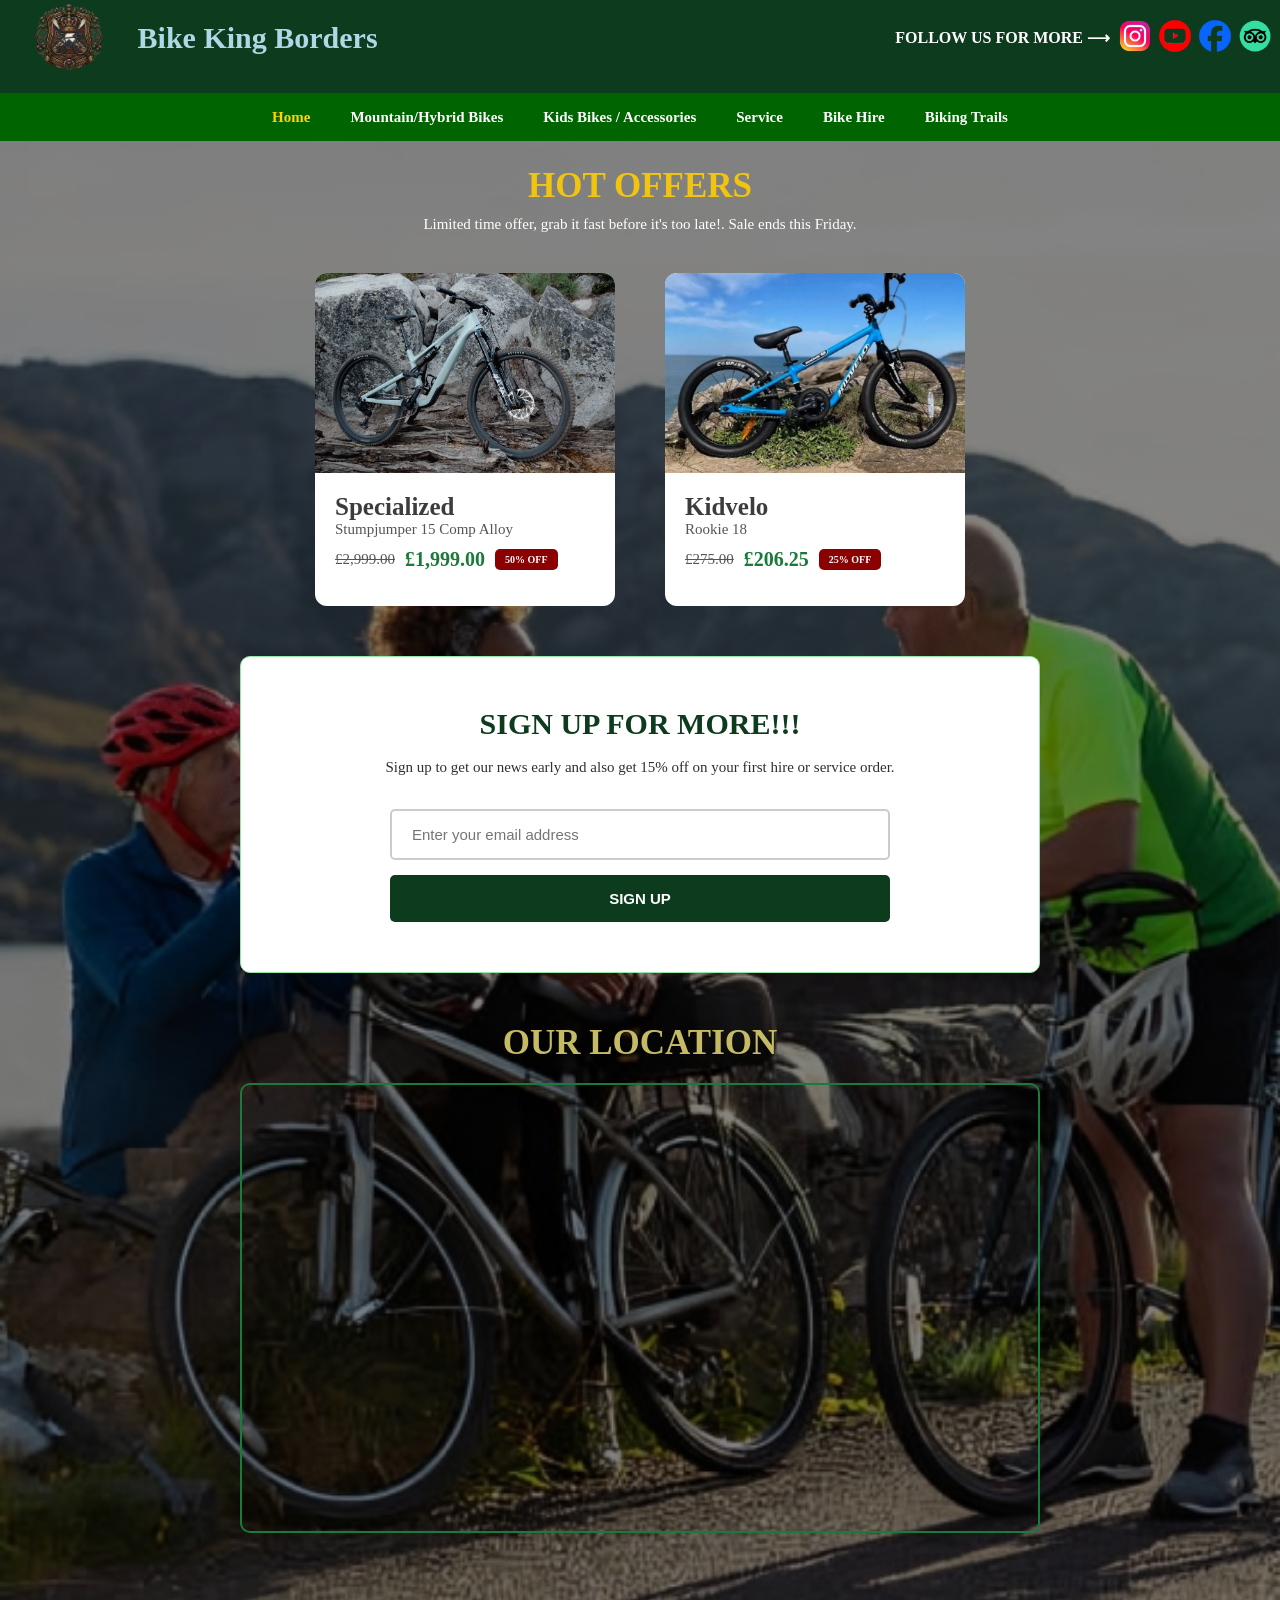
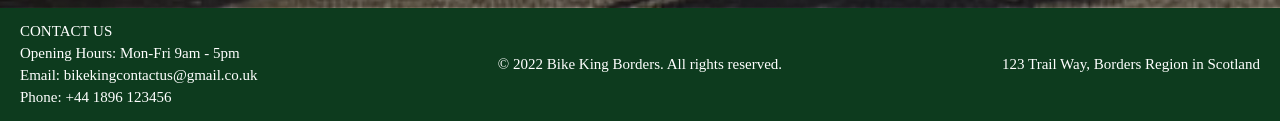
<file: index.html>
<!DOCTYPE html>
<html lang="en">
    <head>
        <meta charset="UTF-8">
        <meta name="viewport" content="width=device-width, initial-scale=1.0">
        <title>Bike King Borders | Home</title>
        <meta name="description" content="Bike King Borders offers the best price for mountain bikes, kids bikes, accessories, and bike hire in scotland and in the UK.">
        <link rel="stylesheet" href="Bike_style.css">
    </head>

    <body>
        <header>
            <div class="Main_Header"> 
                <div class="Bike_Logo">
                    <img src="Bike_project_image/Logo_King_Bike.png" alt="Bike King Logo" class="Logo_Size">
                    <h1>Bike King Borders</h1>
                </div>
            
                <div class="Social_Icon">
                    <p>FOLLOW US FOR MORE ⟶ </p>
                    <a href="https://www.instagram.com/" target="_blank">
                        <img src="Bike_project_image/insta_logo.png" alt="Instagram">
                    </a>
                    <a href="https://www.youtube.com/" target="_blank">
                        <img src="Bike_project_image/yt_logo.png" alt="Youtube">
                    </a>
                    <a href="https://www.facebook.com/" target="_blank">
                        <img src="Bike_project_image/facebook_logo.png" alt="Facebook">
                    </a>
                    <a href="https://www.tripadvisor.com/" target="_blank">
                        <img src="Bike_project_image/tripadvisor.png" alt="TripAdvisor">
                    </a>
                </div>
            </div>

            <div class="announcement_text"> 
                <p class="scrolling_text">New limited offer, grab it before its too late!!! Dont forget to join us to get early mail for new offers and announcement!!!!</p>
            </div>

            <nav>
                <ul>
                    <li><a class="switch">Home</a></li>
                    <li><a href="Mountain_Hybrid_Bike.html">Mountain/Hybrid Bikes</a></li>
                    <li><a href="Kids_Bike_Accessories.html">Kids Bikes / Accessories</a></li>
                    <li><a href="Service.html">Service</a></li>
                    <li><a href="Bike_Hire.html">Bike Hire</a></li>
                    <li><a href="Biking_Trails.html">Biking Trails</a></li>
                </ul>
            </nav>
        </header>

        <main>
            <section class="Main_Content_and_Background">

                <div class="Limited_offer_style">    
                    <h2>HOT OFFERS</h2>
                    <p class="limited_offer_subtitle">Limited time offer, grab it fast before it's too late!. Sale ends this Friday.</p>
                    <div class="offer_box">
                        <div class="offer_box_details">
                            <img src="Bike_project_image/Stumpjumper_15_Comp_Alloy.webp" alt="Specialized Bike" class="offer_image">
                            <div class="offer_text">
                                <h3>Specialized</h3>
                                <p class="bike_model">Stumpjumper 15 Comp Alloy</p>
                                <div class="price_box">
                                    <span class="original_price">£2,999.00</span>
                                    <span class="new_price">£1,999.00</span>
                                    <span class="discount_badge">50% Off</span>
                                </div>
                            </div>
                        </div>

                        <div class="offer_box_details">
                            <img src="Bike_project_image/Kidvelo_Rookie_18.webp" alt="Trek Bike" class="offer_image">
                            <div class="offer_text">
                                <h3>Kidvelo</h3>
                                <p class="bike_model">Rookie 18</p>
                                <div class="price_box">
                                    <span class="original_price">£275.00</span>
                                    <span class="new_price">£206.25</span>
                                    <span class="discount_badge">25% Off</span>
                                </div>
                            </div>
                        </div> 
                    </div>
                </div>

                <div class="signup_section">
                    <div>
                        <h2>sign up for more!!!</h2>
                        <p>Sign up to get our news early and also get 15% off on your first hire or service order.</p>
                    
                        <form action="index.html" class="signup_form">
                            <label for="user_email" class="text_hidden">Enter your email address</label>
                            <input type="email" id="user_email" name="user_email" placeholder="Enter your email address" required>
                            <button type="submit">SIGN UP</button>
                        </form>
                    </div>
                </div>

                <div class="map_section">
                    <h2>OUR LOCATION</h2>
                    <iframe
                        title="A map that shows the bike king border shop location"
                        src="https://www.google.com/maps/embed?pb=!1m18!1m12!1m3!1d35967.62057390703!2d-3.188267!3d55.650397!2m3!1f0!2f0!3f0!3m2!1i1024!2i768!4f13.1!3m3!1m2!1s0x4887e1f4094a1d41%3A0xc6ed7eecb8db6f66!2sPeebles%2C%20Scottish%20Borders!5e0!3m2!1sen!2suk!4v1698242135678!5m2!1sen!2suk" 
                        class="google_map" 
                        allowfullscreen="" 
                        loading="lazy" 
                        referrerpolicy="no-referrer-when-downgrade">
                    </iframe>
                </div>

            </section>
        </main>

        <footer>
            <div class="footer_box">

                <div class="footer_left">
                    <p>CONTACT US</p>
                    <p>Opening Hours: Mon-Fri 9am - 5pm</p>
                    <p>Email: bikekingcontactus@gmail.co.uk</p>
                    <p>Phone: +44 1896 123456</p>
                </div>  

                <div class="footer_center">
                    <p>&copy; 2022 Bike King Borders. All rights reserved.</p>
                </div>

                <div class="footer_right">
                    <p>123 Trail Way, Borders Region in Scotland</p>
                </div>
            
            </div>
        </footer>
    </body>
</html>
</file>
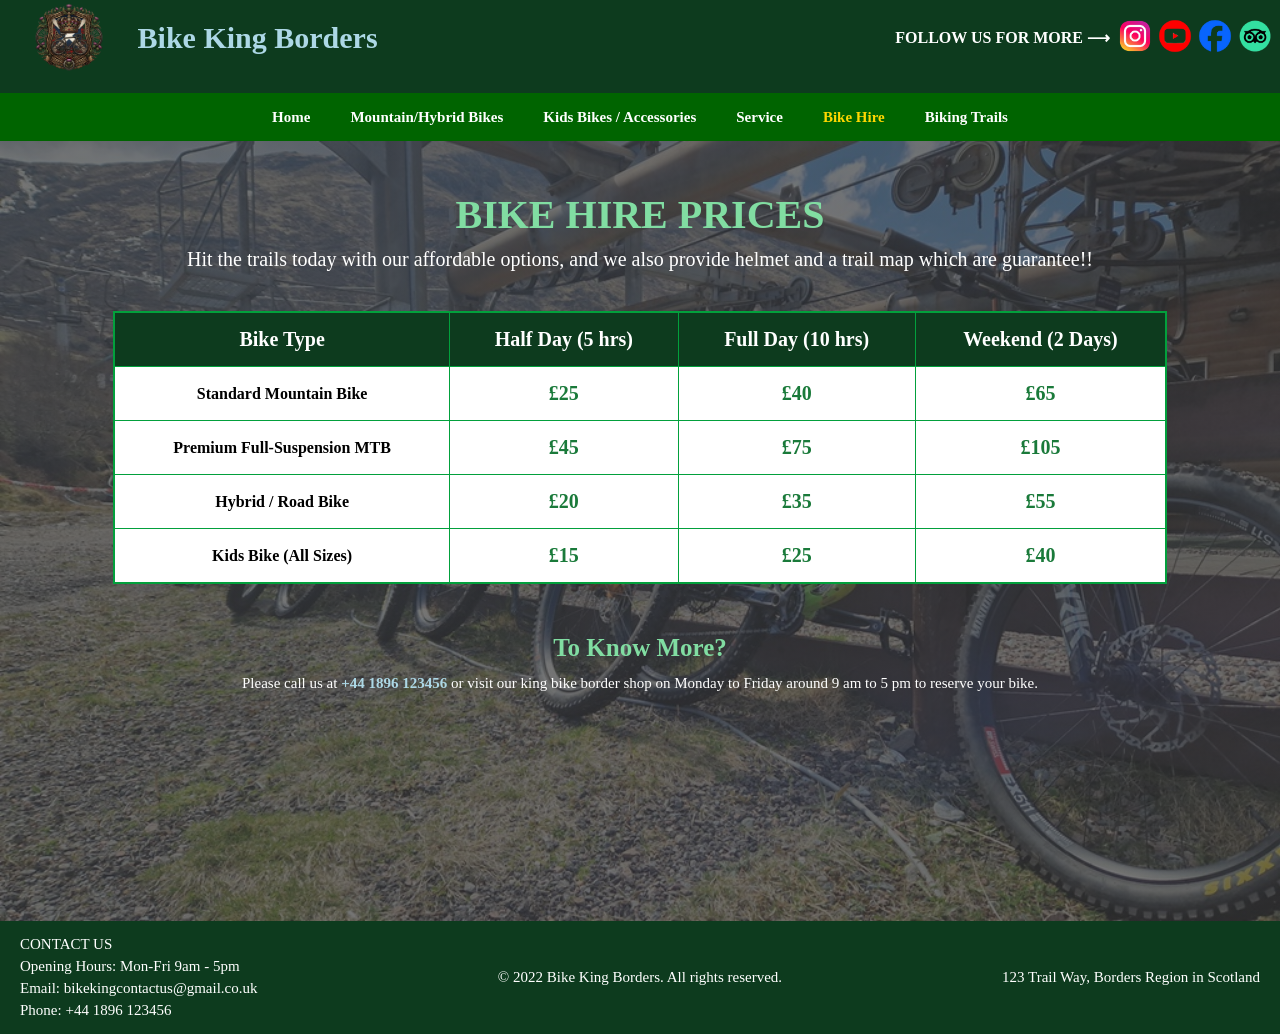
<file: Bike_Hire.html>
<!DOCTYPE html>
<html lang="en">
    <head>
        <meta charset="UTF-8">
        <meta name="viewport" content="width=device-width, initial-scale=1.0">
        <title>Bike King Borders | Services</title>
        <meta name="description" content="Have the best experience at the scottish borders trails with our affordable half-day and full-day bike hire options. Helmets and trail maps are included!!!">
        <link rel="stylesheet" href="Bike_style.css">
    </head>
    
    <body>
        <header>
            <div class="Main_Header">
                <div class="Bike_Logo">
                    <img src="Bike_project_image/Logo_King_Bike.png" alt="Bike King Logo" class="Logo_Size">
                    <h1>Bike King Borders</h1>
                </div>
            
                <div class="Social_Icon">
                    <p>FOLLOW US FOR MORE ⟶ </p>
                    <a href="https://www.instagram.com/" target="_blank">
                        <img src="Bike_project_image/insta_logo.png" alt="Instagram">
                    </a>
                    <a href="https://www.youtube.com/" target="_blank">
                        <img src="Bike_project_image/yt_logo.png" alt="Youtube">
                    </a>
                    <a href="https://www.facebook.com/" target="_blank">
                        <img src="Bike_project_image/facebook_logo.png" alt="Facebook">
                    </a>
                    <a href="https://www.tripadvisor.com/" target="_blank">
                        <img src="Bike_project_image/tripadvisor.png" alt="TripAdvisor">
                    </a>
                </div>
            </div>

            <div class="announcement_text">
                <p class="scrolling_text">New limited offer, grab it before its too late!!! Dont forget to join us to get early mail for new offers and announcement!!!!</p>
            </div>

            <nav>
                <ul>
                    <li><a href="index.html">Home</a></li>
                    <li><a href="Mountain_Hybrid_Bike.html">Mountain/Hybrid Bikes</a></li>
                    <li><a href="Kids_Bike_Accessories.html">Kids Bikes / Accessories</a></li>
                    <li><a href="Service.html">Service</a></li>
                    <li><a class="switch">Bike Hire</a></li>
                    <li><a href="Biking_Trails.html">Biking Trails</a></li>
                </ul>
            </nav>
        </header>

        <main>
            <section class="hire_section">
                <div class="hire_header">
                    <h2>bike hire prices </h2>
                    <p>Hit the trails today with our affordable options, and we also provide helmet and a trail map which are guarantee!!</p>
                </div>

                <table class="pricing_table">
                    <tr>
                        <th>Bike Type</th>
                        <th>Half Day (5 hrs)</th>
                        <th>Full Day (10 hrs)</th>
                        <th>Weekend (2 Days)</th>
                    </tr>
                    <tr>
                        <td>Standard Mountain Bike</td>
                        <td><span class="table_price">£25</span></td>
                        <td><span class="table_price">£40</span></td>
                        <td><span class="table_price">£65</span></td>
                    </tr>
                    <tr>
                        <td>Premium Full-Suspension MTB</td>
                        <td><span class="table_price">£45</span></td>
                        <td><span class="table_price">£75</span></td>
                        <td><span class="table_price">£105</span></td>
                    </tr>
                    <tr>
                        <td>Hybrid / Road Bike</td>
                        <td><span class="table_price">£20</span></td>
                        <td><span class="table_price">£35</span></td>
                        <td><span class="table_price">£55</span></td>
                    </tr>
                    <tr>
                        <td>Kids Bike (All Sizes)</td>
                        <td><span class="table_price">£15</span></td>
                        <td><span class="table_price">£25</span></td>
                        <td><span class="table_price">£40</span></td>
                    </tr>
                </table>

                <div class="know_more_info_2">
                    <h3>To Know More?</h3>
                    <p>Please call us at <strong>+44 1896 123456</strong> or visit our king bike border shop on Monday to Friday around 9 am to 5 pm  to reserve your bike.</p>
                </div>
            </section>
        </main>

        <footer>
            <div class="footer_box">
                
                <div class="footer_left">
                    <p>CONTACT US</p>
                    <p>Opening Hours: Mon-Fri 9am - 5pm</p>
                    <p>Email: bikekingcontactus@gmail.co.uk</p>
                    <p>Phone: +44 1896 123456</p>
                </div>

                <div class="footer_center">
                    <p>&copy; 2022 Bike King Borders. All rights reserved.</p>
                </div>

                <div class="footer_right">
                    <p>123 Trail Way, Borders Region in Scotland</p>
                </div>

            </div>
        </footer>
    </body>
</html>
</file>
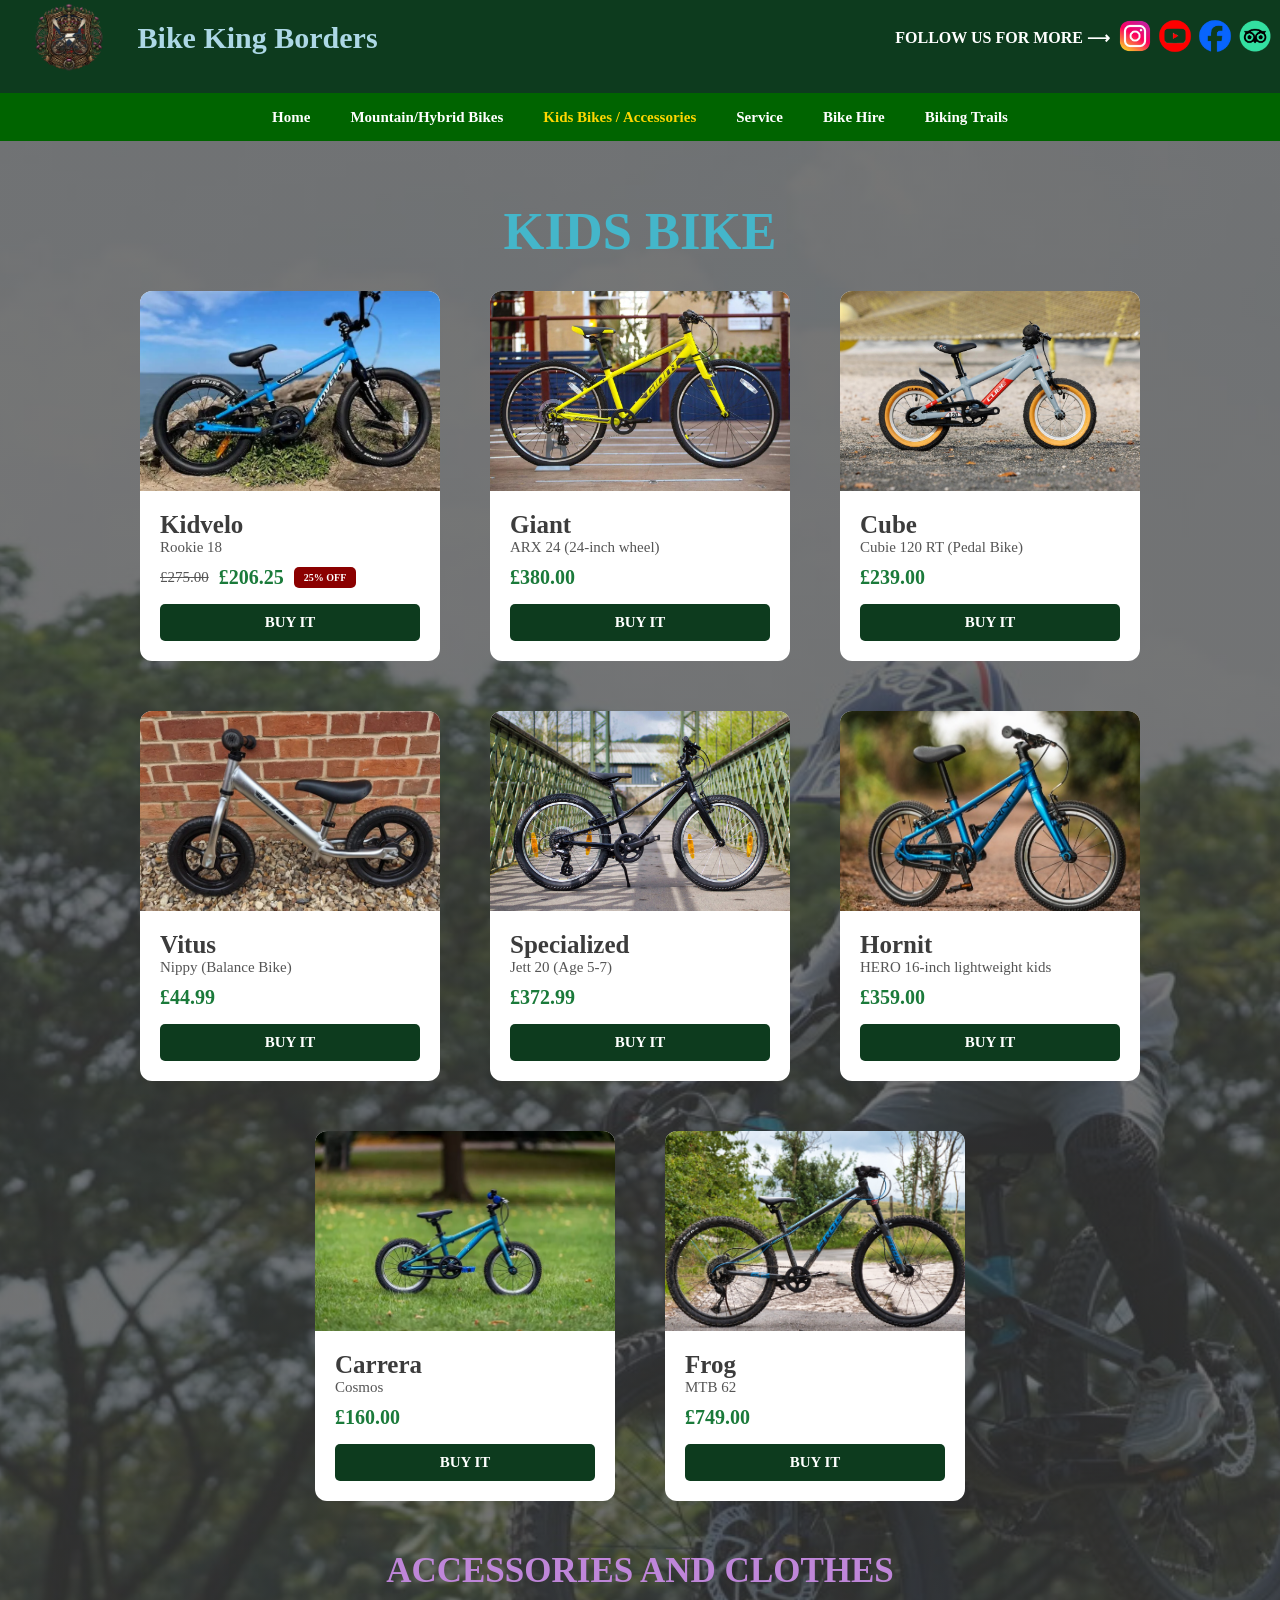
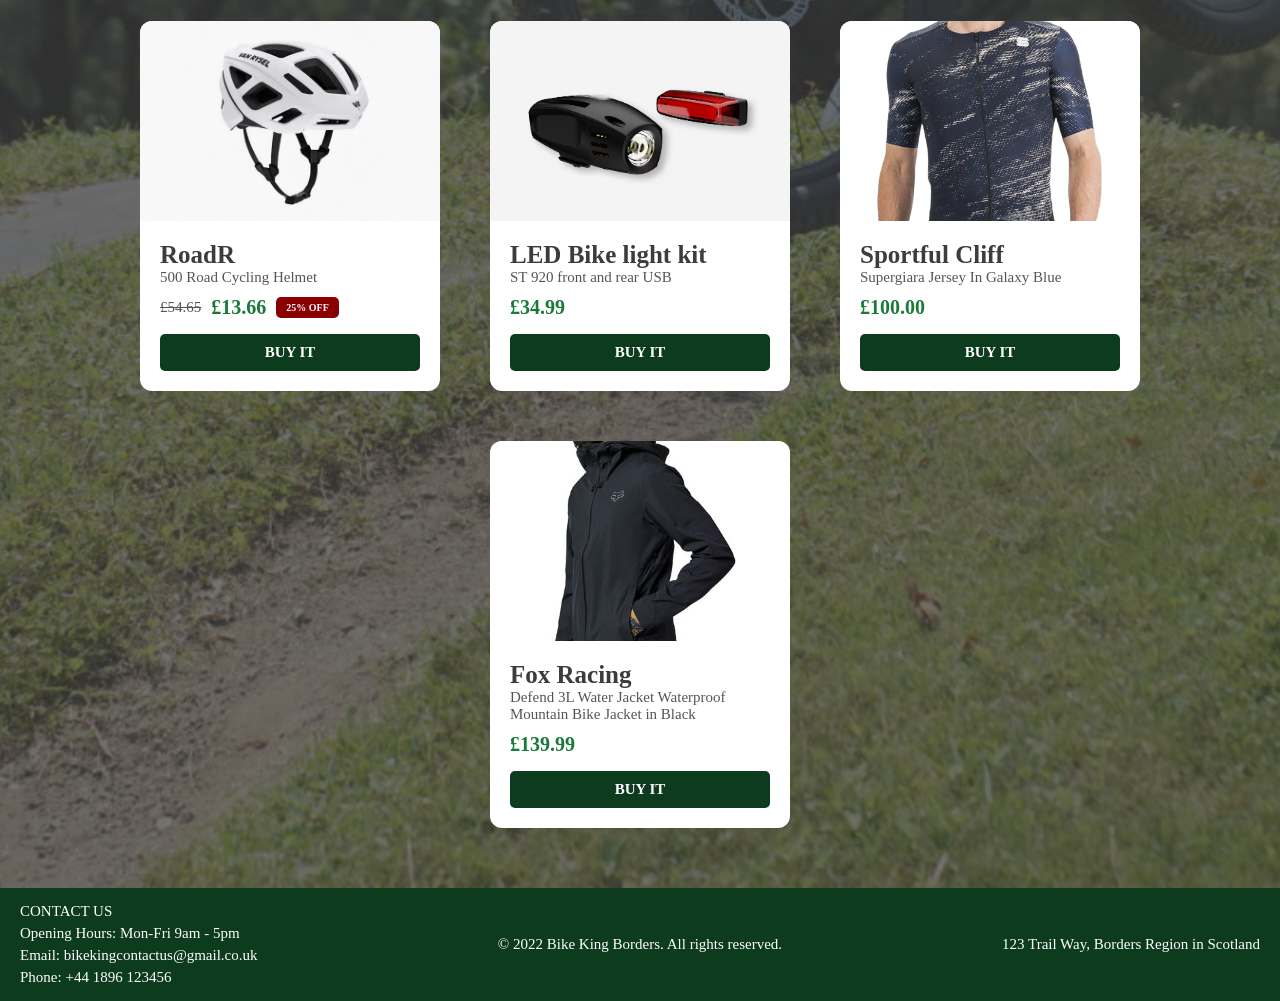
<file: Kids_Bike_Accessories.html>
<!DOCTYPE html>
<html lang="en">
    <head>
        <meta charset="UTF-8">
        <meta name="viewport" content="width=device-width, initial-scale=1.0">
        <title>Bike King Borders | Kids Bike & Accessories</title>
          <meta name="description" content="we provide the best offers on kids bike and also accessories and clothes in our bike king border shop.">
        <link rel="stylesheet" href="Bike_style.css">
    </head>
    
    <body>
        <header>
            <div class="Main_Header">
                <div class="Bike_Logo">
                    <img src="Bike_project_image/Logo_King_Bike.png" alt="Bike King Logo" class="Logo_Size">
                    <h1>Bike King Borders</h1>
                </div>
            
                <div class="Social_Icon">
                    <p>FOLLOW US FOR MORE ⟶ </p>
                    <a href="https://www.instagram.com/" target="_blank">
                        <img src="Bike_project_image/insta_logo.png" alt="Instagram">
                    </a>
                    <a href="https://www.youtube.com/" target="_blank">
                        <img src="Bike_project_image/yt_logo.png" alt="Youtube">
                    </a>
                    <a href="https://www.facebook.com/" target="_blank">
                        <img src="Bike_project_image/facebook_logo.png" alt="Facebook">
                    </a>
                    <a href="https://www.tripadvisor.com/" target="_blank">
                        <img src="Bike_project_image/tripadvisor.png" alt="TripAdvisor">
                    </a>
                </div>
            </div>

            <div class="announcement_text">
                <p class="scrolling_text">New limited offer, grab it before its too late!!! Dont forget to join us to get early mail for new offers and announcement!!!!</p>
            </div>

            <nav>
                <ul>
                    <li><a href="index.html">Home</a></li>
                    <li><a href="Mountain_Hybrid_Bike.html">Mountain/Hybrid Bikes</a></li>
                    <li><a class="switch">Kids Bikes / Accessories</a></li>
                    <li><a href="Service.html">Service</a></li>
                    <li><a href="Bike_Hire.html">Bike Hire</a></li>
                    <li><a href="Biking_Trails.html">Biking Trails</a></li>
                </ul>
            </nav>
        </header>

        <main>
            <section class="accessories_kids_gallery_section">
                <div class="accessories_kids_gallery_header">
                    <h2>KIDS BIKE</h2>
                </div>
                <div class="offer_box">
                    
                    <div class="offer_box_details">
                        <img src="Bike_project_image/Kidvelo_Rookie_18.webp" alt="Trek Bike" class="offer_image">
                        <div class="offer_text">
                            <h3>Kidvelo</h3>
                            <p class="bike_model">Rookie 18</p>
                            <div class="price_box">
                                <span class="original_price">£275.00</span>
                                <span class="new_price">£206.25</span>
                                <span class="discount_badge">25% Off</span>   
                            </div>
                            <a href="index.html" class="buy_it">BUY IT</a>
                            </div>
                        </div>

                        <div class="offer_box_details">
                            <img src="Bike_project_image/Giant.jpg" alt="ARX 24 (24-inch wheel)" class="offer_image">
                            <div class="offer_text">
                                <h3>Giant</h3>
                                <p class="bike_model">ARX 24 (24-inch wheel)</p>
                                <div class="price_box">
                                    <span class="new_price">£380.00</span>
                                </div>
                                <a href="index.html" class="buy_it">BUY IT</a>
                            </div>
                        </div>

                        <div class="offer_box_details">
                            <img src="Bike_project_image/Cube.jpg" alt="Cube Cubie 120 RT (Pedal Bike)" class="offer_image">
                            <div class="offer_text">
                                <h3>Cube</h3>
                                <p class="bike_model">Cubie 120 RT (Pedal Bike)</p>
                                <div class="price_box">
                                    <span class="new_price">£239.00</span>
                                </div>
                                <a href="index.html" class="buy_it">BUY IT</a>
                            </div>
                        </div>

                        <div class="offer_box_details">
                            <img src="Bike_project_image/Vitus.webp" alt="Nippy (Balance Bike)" class="offer_image">
                            <div class="offer_text">
                                <h3>Vitus</h3>
                                <p class="bike_model">Nippy (Balance Bike)</p>
                                <div class="price_box">
                                    <span class="new_price">£44.99</span>
                                </div>
                                <a href="index.html" class="buy_it">BUY IT</a>
                            </div>
                        </div>

                        <div class="offer_box_details">
                            <img src="Bike_project_image/Specialized_20.jpg" alt="Jett 20 (Age 5-7)" class="offer_image">
                            <div class="offer_text">
                                <h3>Specialized</h3>
                                <p class="bike_model">Jett 20 (Age 5-7)</p>
                                <div class="price_box">
                                    <span class="new_price">£372.99</span>
                                </div>
                                <a href="index.html" class="buy_it">BUY IT</a>
                            </div>
                        </div>

                        <div class="offer_box_details">
                            <img src="Bike_project_image/Hornit.jpg" alt="HERO 16-inch lightweight kids" class="offer_image">
                            <div class="offer_text">
                                <h3>Hornit</h3>
                                <p class="bike_model">HERO 16-inch lightweight kids</p>
                                <div class="price_box">
                                    <span class="new_price">£359.00</span>
                                </div>
                                <a href="index.html" class="buy_it">BUY IT</a>
                            </div>
                        </div>

                        <div class="offer_box_details">
                            <img src="Bike_project_image/Carrera.png" alt="Cosmos" class="offer_image">
                            <div class="offer_text">
                                <h3>Carrera</h3>
                                <p class="bike_model">Cosmos</p>
                                <div class="price_box">
                                    <span class="new_price">£160.00</span>
                                </div>
                                <a href="index.html" class="buy_it">BUY IT</a>
                            </div>
                        </div>

                        <div class="offer_box_details">
                            <img src="Bike_project_image/Frog.jpeg" alt="Frog MTB 62" class="offer_image">
                            <div class="offer_text">
                                <h3>Frog</h3>
                                <p class="bike_model">MTB 62</p>
                                <div class="price_box">
                                    <span class="new_price">£749.00</span>
                                </div>
                                <a href="index.html" class="buy_it">BUY IT</a>
                            </div>
                        </div>
                    </div> 

                    <div class="accessories_kids_gallery_header" >
                        <h3>ACCESSORIES AND CLOTHES</h3>
                    </div>  

                    <div class="offer_box">
                        <div class="offer_box_details">
                        <img src="Bike_project_image/RoadR_Helmet.jpg" alt="RoadR 500 Road Cycling Helmet" class="offer_image">
                        <div class="offer_text">
                            <h3>RoadR</h3>
                            <p class="bike_model">500 Road Cycling Helmet</p>
                            <div class="price_box">
                                <span class="original_price">£54.65</span>
                                <span class="new_price">£13.66</span>
                                <span class="discount_badge">25% Off</span>
                            </div>
                            <a href="index.html" class="buy_it">BUY IT</a>
                        </div>
                    </div>

                    <div class="offer_box_details">
                        <img src="Bike_project_image/bikelights.png" alt="LED Bike light kit" class="offer_image">
                        <div class="offer_text">
                            <h3>LED Bike light kit</h3>
                            <p class="bike_model">ST 920 front and rear USB</p>
                            <div class="price_box">
                                <span class="new_price">£34.99</span>
                            </div>
                            <a href="index.html" class="buy_it">BUY IT</a>
                        </div>
                    </div>

                    <div class="offer_box_details">
                        <img src="Bike_project_image/Sportful_Cliff.png" alt="Sportful Cliff" class="offer_image">
                        <div class="offer_text">
                            <h3>Sportful Cliff</h3>
                            <p class="bike_model">Supergiara Jersey In Galaxy Blue</p>
                            <div class="price_box">
                                <span class="new_price">£100.00</span>
                            </div>
                            <a href="index.html" class="buy_it">BUY IT</a>
                        </div>
                    </div>

                    <div class="offer_box_details">
                        <img src="Bike_project_image/Fox_Racing_Defend.jpg" alt="Fox Racing Defend" class="offer_image">
                        <div class="offer_text">
                            <h3>Fox Racing</h3>
                            <p class="bike_model">Defend 3L Water Jacket Waterproof Mountain Bike Jacket in Black</p>
                            <div class="price_box">
                                <span class="new_price">£139.99</span>
                            </div>
                            <a href="index.html" class="buy_it">BUY IT</a>
                        </div>
                    </div>
                </div>    
            </section>
        </main>

        <footer>
            <div class="footer_box">
                
                <div class="footer_left">
                    <p>CONTACT US</p>
                    <p>Opening Hours: Mon-Fri 9am - 5pm</p>
                    <p>Email: bikekingcontactus@gmail.co.uk</p>
                    <p>Phone: +44 1896 123456</p>
                </div>

                <div class="footer_center">
                    <p>&copy; 2022 Bike King Borders. All rights reserved.</p>
                </div>

                <div class="footer_right">
                    <p>123 Trail Way, Borders Region in Scotland</p>
                </div>

            </div>
        </footer>
    </body>    
</html>
</file>
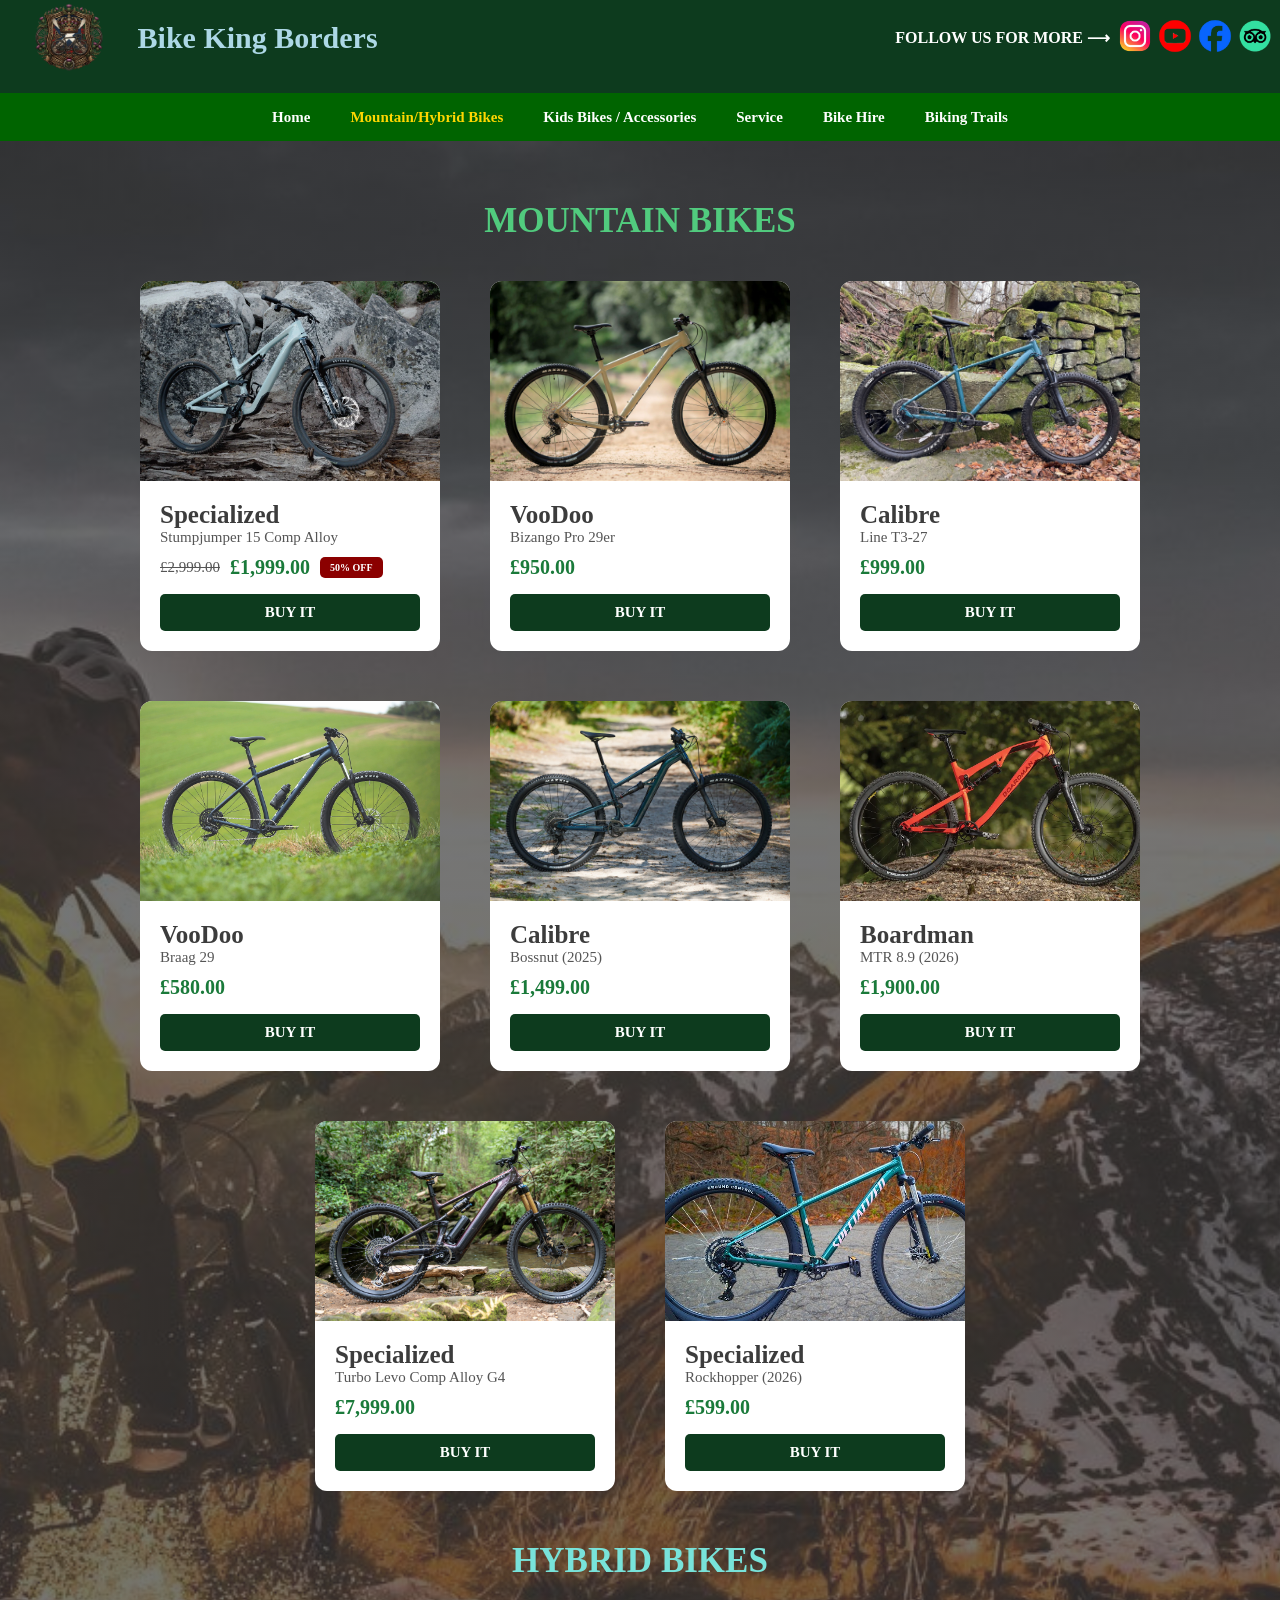
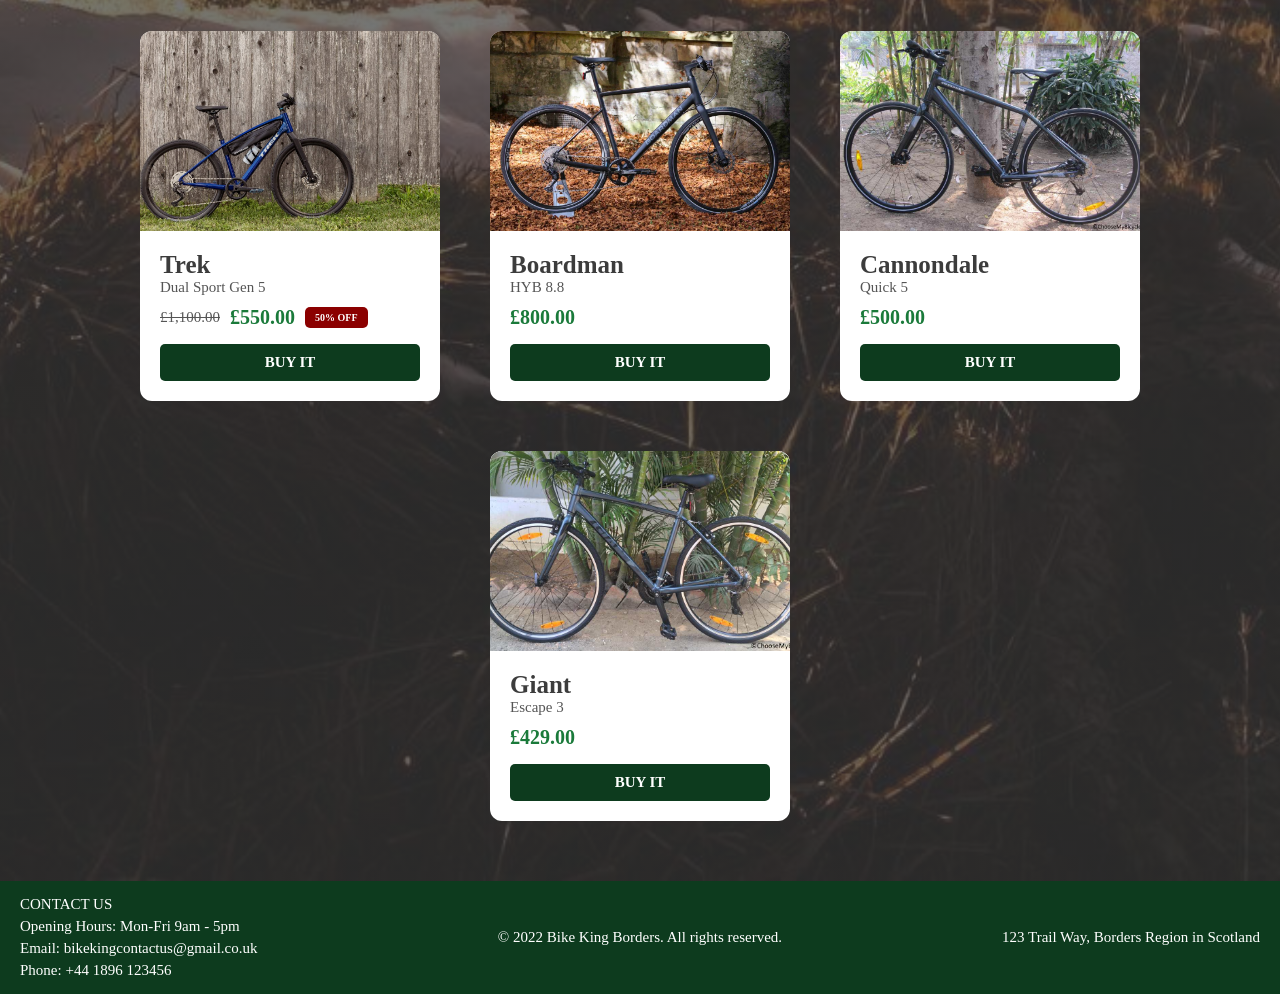
<file: Mountain_Hybrid_Bike.html>
<!DOCTYPE html>
<html lang="en">
    <head>
        <meta charset="UTF-8">
        <meta name="viewport" content="width=device-width, initial-scale=1.0">
        <title>Bike King Borders | Mountain & Hybrid Bikes</title>   
        <meta name="description" content="we provide thebest offers on mountain and hybrid bikes in our bike king border shop.">
        <link rel="stylesheet" href="Bike_style.css">
    </head>

    <body>
        <header>
            <div class="Main_Header">
                <div class="Bike_Logo">
                    <img src="Bike_project_image/Logo_King_Bike.png" alt="Bike King Logo" class="Logo_Size">
                    <h1>Bike King Borders</h1>
                </div>
            
                <div class="Social_Icon">
                    <p>FOLLOW US FOR MORE ⟶ </p>
                    <a href="https://www.instagram.com/" target="_blank">
                        <img src="Bike_project_image/insta_logo.png" alt="Instagram">
                    </a>
                    <a href="https://www.youtube.com/" target="_blank">
                        <img src="Bike_project_image/yt_logo.png" alt="Youtube">
                    </a>
                    <a href="https://www.facebook.com/" target="_blank">
                        <img src="Bike_project_image/facebook_logo.png" alt="Facebook">
                    </a>
                    <a href="https://www.tripadvisor.com/" target="_blank">
                        <img src="Bike_project_image/tripadvisor.png" alt="TripAdvisor">
                    </a>
                </div>
            </div>

            <div class="announcement_text">
                <p class="scrolling_text">New limited offer, grab it before its too late!!! Dont forget to join us to get early mail for new offers and announcement!!!!</p>
            </div>

            <nav>
                <ul>
                    <li><a href="index.html">Home</a></li>
                    <li><a class="switch">Mountain/Hybrid Bikes</a></li>
                    <li><a href="Kids_Bike_Accessories.html">Kids Bikes / Accessories</a></li>
                    <li><a href="Service.html">Service</a></li>
                    <li><a href="Bike_Hire.html">Bike Hire</a></li>
                    <li><a href="Biking_Trails.html">Biking Trails</a></li>
                </ul>
            </nav>
        </header>

        <main>
            <section class="mountain_hybrid_gallery_section">
                <div class="mountain_hybrid_gallery_header">
                    <h2>MOUNTAIN BIKES</h2>
                </div>
                <div class="offer_box">
                
                    <div class="offer_box_details">
                        <img src="Bike_project_image/Stumpjumper_15_Comp_Alloy.webp" alt="Stumpjumper" class="offer_image">
                        <div class="offer_text">
                            <h3>Specialized</h3>
                            <p class="bike_model">Stumpjumper 15 Comp Alloy</p>
                            <div class="price_box">
                                <span class="original_price">£2,999.00</span>
                                <span class="new_price">£1,999.00</span>
                                <span class="discount_badge">50% Off</span>
                            </div>
                            <a href="index.html" class="buy_it">BUY IT</a>
                            </div>
                        </div>

                        <div class="offer_box_details">
                            <img src="Bike_project_image/Bizango_Pro_29er.jpg" alt="Bizango Pro 29er" class="offer_image">
                            <div class="offer_text">
                                <h3>VooDoo</h3>
                                <p class="bike_model">Bizango Pro 29er</p>
                                <div class="price_box">
                                    <span class="new_price">£950.00</span>
                                </div>
                                <a href="index.html" class="buy_it">BUY IT</a>
                            </div>
                        </div>

                        <div class="offer_box_details">
                            <img src="Bike_project_image/Line_T3-27.jpeg" alt="Line T3-27" class="offer_image">
                            <div class="offer_text">
                                <h3>Calibre</h3>
                                <p class="bike_model">Line T3-27</p>
                                <div class="price_box">
                                    <span class="new_price">£999.00</span>
                                </div>
                                <a href="index.html" class="buy_it">BUY IT</a>
                            </div>
                        </div>

                        <div class="offer_box_details">
                            <img src="Bike_project_image/Braag_29.jpg" alt="Braag 29" class="offer_image">
                            <div class="offer_text">
                                <h3>VooDoo</h3>
                                <p class="bike_model">Braag 29</p>
                                <div class="price_box">
                                    <span class="new_price">£580.00</span>
                                </div>
                                <a href="index.html" class="buy_it">BUY IT</a>
                            </div>
                        </div>

                        <div class="offer_box_details">
                            <img src="Bike_project_image/Bossnut_2025.jpg" alt="Bossnut" class="offer_image">
                            <div class="offer_text">
                                <h3>Calibre</h3>
                                <p class="bike_model">Bossnut (2025)</p>
                                <div class="price_box">
                                    <span class="new_price"> £1,499.00</span>
                                </div>
                                <a href="index.html" class="buy_it">BUY IT</a>  
                            </div>
                        </div>

                        <div class="offer_box_details">
                            <img src="Bike_project_image/MTR_8.9_(2026).webp" alt="MTR 8.9" class="offer_image">
                            <div class="offer_text">
                                <h3>Boardman</h3>
                                <p class="bike_model">MTR 8.9 (2026)</p>
                                <div class="price_box">
                                    <span class="new_price">£1,900.00</span>
                                </div>
                                <a href="index.html" class="buy_it">BUY IT</a>
                            </div>
                        </div>

                        <div class="offer_box_details">
                            <img src="Bike_project_image/Turbo_Levo_Comp_Alloy_G4.jpg" alt="Turbo Levo Comp Alloy G4" class="offer_image">
                            <div class="offer_text">
                                <h3>Specialized</h3>
                                <p class="bike_model">Turbo Levo Comp Alloy G4</p>
                                <div class="price_box">
                                    <span class="new_price">£7,999.00</span>
                                </div>
                                <a href="index.html" class="buy_it">BUY IT</a>
                            </div>
                        </div>

                        <div class="offer_box_details">
                            <img src="Bike_project_image/Rockhopper_2026.jpg" alt="Rockhopper" class="offer_image">
                            <div class="offer_text">
                                <h3>Specialized</h3>
                                <p class="bike_model">Rockhopper (2026)</p>
                                <div class="price_box">
                                    <span class="new_price">£599.00</span>
                                </div>
                                <a href="index.html" class="buy_it">BUY IT</a>
                            </div>
                        </div>
                    </div>

                    <div class="mountain_hybrid_gallery_header">
                        <h3>HYBRID BIKES</h3>
                    </div>

                    <div class="offer_box">
                        <div class="offer_box_details">
                        <img src="Bike_project_image/Dual_Sport_Gen_5.jpg" alt="Trek Dual Sport Gen 5" class="offer_image">
                        <div class="offer_text">
                            <h3>Trek</h3>
                            <p class="bike_model">Dual Sport Gen 5</p>
                            <div class="price_box">
                                <span class="original_price">£1,100.00</span>
                                <span class="new_price">£550.00</span>
                                <span class="discount_badge">50% Off</span>
                            </div>
                            <a href="index.html" class="buy_it">BUY IT</a>
                        </div>
                    </div>

                    <div class="offer_box_details">
                        <img src="Bike_project_image/HYB_8.8.jpg" alt="Boardman HYB 8.8" class="offer_image">
                        <div class="offer_text">
                            <h3>Boardman</h3>
                            <p class="bike_model">HYB 8.8</p>
                            <div class="price_box">
                                <span class="new_price">£800.00</span>
                            </div>
                            <a href="index.html" class="buy_it">BUY IT</a>
                        </div>
                    </div>

                    <div class="offer_box_details">
                        <img src="Bike_project_image/Quick_5.jpg" alt="Cannondale Quick 5" class="offer_image">
                        <div class="offer_text">
                            <h3>Cannondale</h3>
                            <p class="bike_model">Quick 5</p>
                            <div class="price_box">
                                <span class="new_price">£500.00</span>
                            </div>
                            <a href="index.html" class="buy_it">BUY IT</a>
                        </div>
                    </div>

                    <div class="offer_box_details">
                        <img src="Bike_project_image/escape_3.jpg" alt="Giant Escape 3" class="offer_image">
                        <div class="offer_text">
                            <h3>Giant</h3>
                            <p class="bike_model">Escape 3</p>
                            <div class="price_box">
                                <span class="new_price">£429.00</span>
                            </div>
                            <a href="index.html" class="buy_it">BUY IT</a>
                        </div>
                    </div>
                </div>
            </section>
        </main>
        
        <footer>
            <div class="footer_box">
                
                <div class="footer_left">
                    <p>CONTACT US</p>
                    <p>Opening Hours: Mon-Fri 9am - 5pm</p>
                    <p>Email: bikekingcontactus@gmail.co.uk</p>
                    <p>Phone: +44 1896 123456</p>
                </div>

                <div class="footer_center">
                    <p>&copy; 2022 Bike King Borders. All rights reserved.</p>
                </div>

                <div class="footer_right">
                    <p>123 Trail Way, Borders Region in Scotland</p>
                </div>

            </div>
        </footer>
    </body>
</html>
</file>
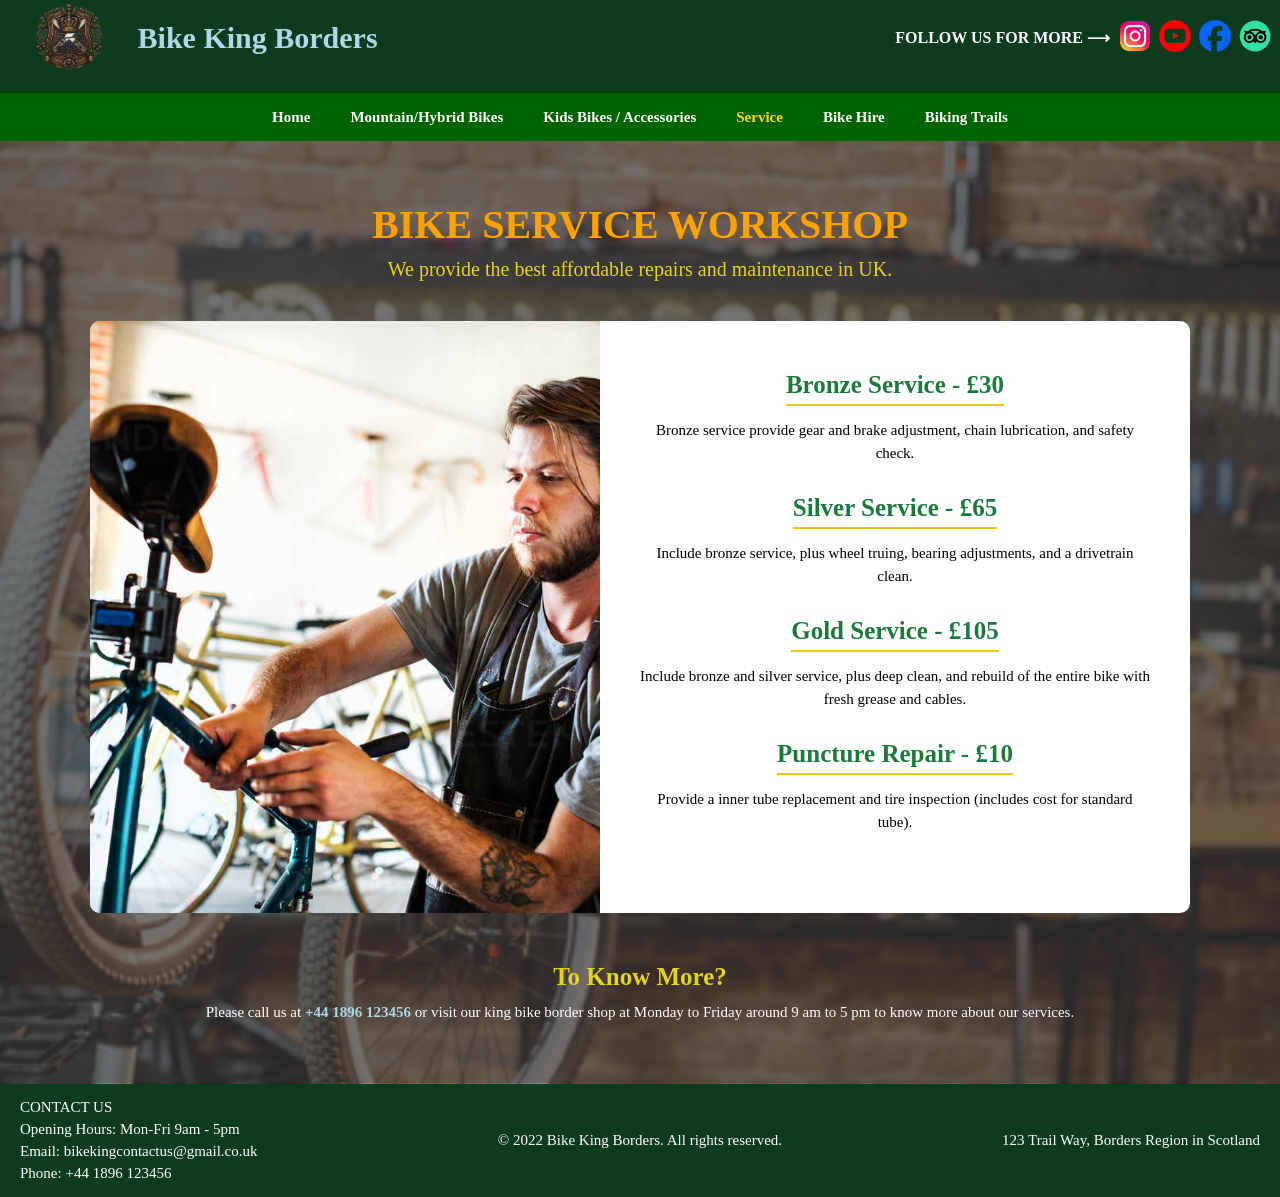
<file: Service.html>
<!DOCTYPE html>
<html lang="en">
    <head>
        <meta charset="UTF-8">
        <meta name="viewport" content="width=device-width, initial-scale=1.0">
        <title>Bike King Borders | Services</title>
        <meta name="description" content="Book a affordable and professional bike repair and maintenance service at the bike king borders workshop.">
        <link rel="stylesheet" href="Bike_style.css">
    </head>

    <body>
        <header>
            <div class="Main_Header">
                <div class="Bike_Logo">
                    <img src="Bike_project_image/Logo_King_Bike.png" alt="Bike King Logo" class="Logo_Size">
                    <h1>Bike King Borders</h1>
                </div>
            
                <div class="Social_Icon">
                    <p>FOLLOW US FOR MORE ⟶ </p>
                    <a href="https://www.instagram.com/" target="_blank">
                        <img src="Bike_project_image/insta_logo.png" alt="Instagram">
                    </a>
                    <a href="https://www.youtube.com/" target="_blank">
                        <img src="Bike_project_image/yt_logo.png" alt="Youtube">
                    </a>
                    <a href="https://www.facebook.com/" target="_blank">
                        <img src="Bike_project_image/facebook_logo.png" alt="Facebook">
                    </a>
                    <a href="https://www.tripadvisor.com/" target="_blank">
                        <img src="Bike_project_image/tripadvisor.png" alt="TripAdvisor">
                    </a>
                </div>
            </div>

            <div class="announcement_text">
                <p class="scrolling_text">New limited offer, grab it before its too late!!! Dont forget to join us to get early mail for new offers and announcement!!!!</p>
            </div>

            <nav>
                <ul>
                    <li><a href="index.html">Home</a></li>
                    <li><a href="Mountain_Hybrid_Bike.html">Mountain/Hybrid Bikes</a></li>
                    <li><a href="Kids_Bike_Accessories.html">Kids Bikes / Accessories</a></li>
                    <li><a class="switch">Service</a></li>
                    <li><a href="Bike_Hire.html">Bike Hire</a></li>
                    <li><a href="Biking_Trails.html">Biking Trails</a></li>
                </ul>
            </nav>
        </header>

        <main>
            <section class="service_section">
                <div class="service_header">
                    <h2>BIKE SERVICE WORKSHOP</h2>
                    <p>We provide the best affordable repairs and maintenance in UK.</p>
                </div>

                <div class="service_box_structure">
                    <div class="machanic_image_box">
                        <img src="Bike_project_image/mechanic_man_fixing.jpg" alt="Mechanic image" class="mechanic_image">
                    </div>

                    <div class="service_list_layout">
                        <ul class="service_list">
                            <li>
                                <h3>Bronze Service - £30</h3>
                                <p>Bronze service provide gear and brake adjustment, chain lubrication, and safety check.</p>
                            </li>
                            <li>
                                <h3>Silver Service - £65</h3>
                                <p>Include bronze service, plus wheel truing, bearing adjustments, and a drivetrain clean.</p>
                            </li>
                            <li>
                                <h3>Gold Service - £105</h3>
                                <p>Include bronze and silver service, plus deep clean, and rebuild of the entire bike with fresh grease and cables.</p>
                            </li>
                            <li>
                                <h3>Puncture Repair - £10</h3>
                                <p> Provide a inner tube replacement and tire inspection (includes cost for standard tube).</p>
                            </li>
                        </ul>
                    </div>
                </div>
                <div class="know_more_info_1">
                    <h3>To Know More?</h3>
                    <p>Please call us at <strong>+44 1896 123456</strong> or visit our king bike border shop at Monday to Friday around 9 am to 5 pm to know more about our services.</p>
                </div>
            </section>
        </main>

        <footer>
            <div class="footer_box">
                
                <div class="footer_left">
                    <p>CONTACT US</p>
                    <p>Opening Hours: Mon-Fri 9am - 5pm</p>
                    <p>Email: bikekingcontactus@gmail.co.uk</p>
                    <p>Phone: +44 1896 123456</p>
                </div>

                <div class="footer_center">
                    <p>&copy; 2022 Bike King Borders. All rights reserved.</p>
                </div>

                <div class="footer_right">
                    <p>123 Trail Way, Borders Region in Scotland</p>
                </div>

            </div>
        </footer>
    </body>
</html>
</file>
<file: Bike_style.css>
*
{
    margin: 0;
    padding: 0;
    box-sizing: border-box;
}

html
{
    overflow-x: hidden;
}

body 
{
    background-color: darkgreen;
}

header
{
    display: flex;
    flex-direction: column;
    background-color: #0d3b1e;
}

.Main_Header
{
    display: flex;
    justify-content: space-between;
    flex-wrap: wrap; 
}

.Bike_Logo
{
    display: flex;
    align-items: center;
}

.Logo_Size
{
    height: 75px;
    width: auto;
}

.Bike_Logo h1
{
    color: lightblue;
    font-size: 30px;
}

.Social_Icon
{
    display: flex;
    align-items: center;
    margin-right: 5px;
}

.Social_Icon img
{
    height: 40px;
    width: auto;
    transition: transform 0.1s;
}

.Social_Icon img:hover
{
    transform: scale(1.25);
}

.Social_Icon p
{
    color: white;
    margin-right: 5px;
    font-weight: bold;
}

.announcement_text
{
    color: gold;
    overflow: hidden;
    white-space: nowrap;
}

.scrolling_text
{
    display: inline-block;
    font-weight: bold;
    font-size: 15px;
    padding-left: 100%;
    animation: scrolling_text 25s linear infinite;
}

@keyframes scrolling_text
{
    0%
    {
        transform: translateX(0%);
    }
    100%
    {
        transform: translateX(-100%);
    }
}

nav
{
    background-color: darkgreen;
    padding: 15px;  
}

nav ul
{
    list-style: none;
    display: flex;
    justify-content: center;
    gap: 40px;
    flex-wrap: wrap; 
}

nav ul li a
{
    text-decoration: none;
    color: white;
    font-weight: bold;
    font-size: 15px;
    transition: color 0.1s;
}

nav ul li a.switch, nav ul li a:hover
{
    color: gold;
}

/* ------------------------------------------------  background and section styles--------------------------------------- --- */
.Main_Content_and_Background, .mountain_hybrid_gallery_section, .accessories_kids_gallery_section, .service_section, .hire_section, .trails_page_background
{
    min-height: calc(100vh - 120px);
    background-size: cover;
    background-position: center;
    background-repeat: no-repeat;
}

.mountain_hybrid_gallery_section, .accessories_kids_gallery_section, .service_section, .hire_section
{
    padding: 60px 20px;
    text-align: center;
}

/* --------------------------------------------------------------- Home Page layout----------------------------------------------------------- */
.Main_Content_and_Background
{
    background-image: linear-gradient(rgba(0, 0, 0, 0.477),rgba(0, 0, 0, 0.477)), url('Bike_project_image/Main_Page_Pick.png');
    display: flex;
    flex-direction: column;
    justify-content: center;
    align-items: center;
    color: white;
    padding: 25px;
}

.Limited_offer_style
{
    text-align: center;
}

.Limited_offer_style h2
{
    margin-bottom: 10px;
    font-size: 35px;
    color: #f1c40f;
}

.limited_offer_subtitle
{
    color: white;
    font-size: 15px;
    margin-bottom: 40px;
}

/* ------------------------------------------------------ bike sales cards----------------------------------------------------------- ---------- */
.offer_box
{
    display: flex;
    justify-content: center;
    gap: 50px;
    flex-wrap: wrap;
}

.offer_box_details
{
    background-color: white;
    border-radius: 12px;
    overflow: hidden;
    width: 300px;
    text-align: left;
    transition: transform 0.1s ease;
    display: flex;
    flex-direction: column;
}

.offer_box_details:hover
{
    transform: translateY(-10px);   
}



.offer_image
{
    width: 100%;
    height: 200px;
    object-fit: cover;
    background-color: white;
}

.offer_text
{
    padding: 20px;
    display: flex;
    flex-direction: column;
    flex-grow: 1;
}

.offer_text h3
{
    color: #3c3c3c;
    font-size: 25px;
}

.bike_model
{
    color: #555;
    font-size: 15px;
    margin-bottom: 10px;
    overflow-wrap: break-word;
}

.price_box
{
    display: flex;
    align-items: center;
    gap: 10px;
    flex-wrap: wrap;
    margin-bottom: 15px;
}

.original_price
{
    color: #555;
    text-decoration: line-through;
    font-size: 15px;
}

.new_price
{
    color: #1a7a3a; 
    font-size: 20px; 
    font-weight: bold; 
}

.discount_badge
{
    background-color: darkred;
    color: white;
    padding: 5px 10px;
    border-radius: 5px;
    font-size: 10px;
    font-weight: bold;
    text-transform: uppercase;
}

/* ------------------------------------------------------forms and buttons--------------------------------------------------------------- */
.signup_section
{
    background-color:white;
    border: 1px solid #98e5a5;
    border-radius: 10px;
    padding: 50px 40px;
    margin-top: 50px;
    text-align: center;
    width: 100%;
    max-width: 800px;
}

.signup_section h2
{
    color: #0d3b1e;
    font-size: 30px;    
    margin-bottom: 15px;
    text-transform: uppercase;
}

.signup_section p
{
    color: #303030;
    font-size: 15px;
    max-width: 550px;
    margin: 0 auto 30px auto;
    line-height: 1.5;
}

.signup_form
{
    max-width: 500px;
    margin: auto;
    display: flex;
    flex-direction: column;
    gap: 15px;
}

.signup_form input[type="email"]
{
    width: 100%;
    padding: 15px 20px;
    font-size: 15px;
    border: 2px solid #ccc;
    border-radius: 5px;
    transition: border-color 0.1s;
}

.signup_form input[type="email"]:focus
{
    outline: none;
    border-color: #1a7a3a;
}

.signup_form button
{
    background-color: #0d3b1e;
    color: white;
    border: none;
    border-radius: 5px;
    font-weight: bold;
    cursor: pointer;
    transition: background-color 0.1s;
    width: 100%;
    padding: 15px 30px;
    font-size: 15px;
}

.signup_form button:hover
{
    background-color: #1a7a3a;
}


.buy_it 
{
    background-color: #0d3b1e;
    color: white;
    border: none;
    border-radius: 5px;
    font-weight: bold;
    cursor: pointer;
    transition: background-color 0.1s;
    width: 100%;
    padding: 10px;
    font-size: 15px;
    margin-top: auto;
    display: block;
    text-align: center;
    text-decoration: none;
    box-sizing: border-box;
}

.buy_it:hover
{
    background-color: #1a7a3a;
}

.text_hidden
{
    position: absolute;
    width: 1px;
    height: 1px;
    overflow: hidden;
}

/* ------------------------------------------------------- backgrounds image and headers----------------------------------------- --- -----------*/
.mountain_hybrid_gallery_section
{
    background-image: linear-gradient(rgba(59, 59, 59, 0.7), rgba(59, 59, 59, 0.7)), url('Bike_project_image/mountain_bike_baackground.jpg');
}

.accessories_kids_gallery_section
{
    background-image: linear-gradient(rgba(59, 59, 59, 0.7), rgba(59, 59, 59, 0.7)), url('Bike_project_image/kids_bike_background.jpg');
}

.service_section
{
    background-image: linear-gradient(rgba(59, 59, 59, 0.7), rgba(59, 59, 59, 0.7)), url('Bike_project_image/bike_workshop_background.jpg');
}

.hire_section
{
    padding: 50px 20px;
    background-image: linear-gradient(rgba(59, 59, 59, 0.7), rgba(59, 59, 59, 0.7)), url('Bike_project_image/bike_hair.jpg');
}

.trails_page_background
{
    background-image: linear-gradient(rgba(59, 59, 59, 0.7), rgba(59, 59, 59, 0.7)), url('Bike_project_image/trail_background.jpg');
}

.mountain_hybrid_gallery_header h2
{
    color: #51cb7e;
    font-size: 35px;
    margin-bottom: 40px;
}

.mountain_hybrid_gallery_header h3
{
    color: #78e3da;
    font-size: 35px;
    margin-top: 50px;
    margin-bottom: 50px;
}

.accessories_kids_gallery_header
{
    color: #44b6ca;
    font-size: 35px;
    margin-bottom: 30px;
    width: 100%;
}

.accessories_kids_gallery_header h3
{
    color: #bf86d9;
    font-size: 35px;
    margin-top: 50px;
}
.service_header, .hire_header
{
    margin-bottom: 40px;
}

.service_header h2, .hire_header h2
{
    font-size: 40px;
    margin-bottom: 10px;
}

.service_header h2
{
    color: #ffa200;
}

.hire_header h2
{
    color: #81dda2;
    text-transform: uppercase;
}

.service_header p
{
    color: #e5d41b;
    font-size: 20px;
}

.hire_header p
{
    color: white;
    font-size: 20px;
}

/* ------------------------------------------------------  Map ---------------------------------------------------------------------------------------------- */
.map_section
{
    text-align: center;
    width: 100%;
    max-width: 800px; 
    margin: 50px auto; 
}

.map_section h2
{
    color: #c6bb65;
    font-size: 35px;
    margin-bottom: 20px;
}

.google_map
{
    width: 100%;
    height: 450px;
    max-width: 1000px;
    border: 2px solid #1a7a3a;
    border-radius: 10px;
    margin: auto;
    display: block; 
}

/* --- -------------------------------------------------------------------services page layout ---------------------------------------------- */
.service_box_structure
{
    display: flex;
    max-width: 1100px;
    margin: auto;
    background-color: white;
    border-radius: 10px;
    overflow: hidden;
}

.machanic_image_box, .service_list_layout
{
    flex: 1;
}

.mechanic_image
{
    width: 100%;
    height: 100%;
    object-fit: cover;
    min-height: 400px;
}

.service_list_layout
{
    padding: 50px 40px;
    display: flex;
    flex-direction: column;
    justify-content: center;
}

.service_list
{
    list-style: none;
}

.service_list li
{
    margin-bottom: 30px;
}

.service_list h3
{
    color: #1a7a3a;
    font-size: 25px;
    margin-bottom: 8px;
    border-bottom: 2px solid #f1c40f;
    padding-bottom: 5px;
    display: inline-block;
}

.service_list p
{
    color: black;
    font-weight: 500;
    font-size: 15px;
    line-height: 1.5;
    margin-top: 5px;
    
}

/* -----------------------------------------to know more info box------------------------------------------------------------------------------------ */
.know_more_info_1, .know_more_info_2
{
    margin-top: 50px;
    color: white;
    text-align: center;
}

.know_more_info_1 h3, .know_more_info_2 h3
{
    font-size: 25px;
    margin-bottom: 10px;
}

.know_more_info_1 h3
{
    color: #e5d41b;
}

.know_more_info_2 h3
{
    color: #81dda2;
}

.know_more_info_1 p, .know_more_info_2 p
{
    font-size: 15px;
    line-height: 1.5;
}

.know_more_info_1 strong, .know_more_info_2 strong 
{
    color: lightblue;
}

/* --- --------------------------------------------------hire pricing table ------------------------------------------------------------------ */
.pricing_table
{
    margin: auto;
    width: 85%;
    border-collapse: collapse;
    border: 2px solid #02a03c;
    background-color:white;
    overflow-wrap: break-word;
}

.pricing_table th, .pricing_table td
{
    border: 1px solid #02a03c;
    padding: 15px;
    text-align: center;
    font-weight: bold;
}

.pricing_table th
{
    background-color: #0d3b1e;
    color: white;
    font-size: 20px;
}

.table_price
{
    color: #1a7a3a;
    font-size: 20px;
    font-weight: bold;
}

/* -------------------------------------------------------------------------trails page---------------------------------------------------- --- */
.trails_gallery, .trail_video_section
{
    padding: 30px 20px;
    text-align: center;
}

.trails_header
{
    color: #b8da0e;
    margin-bottom: 20px;
}

.terrain_layout
{
    max-width: 1100px;
    margin: 0 auto;
}

.terrain_card
{
    display: inline-block;
    width: 30%;
    margin: 1%;
    padding: 10px;
    border: 1px solid black;
    background-color: #e6eec0;
    vertical-align: top;
}

.terrain_image, .adventure_video
{
    width: 100%;
}

.terrain_image
{
    height: 180px;
    object-fit: cover;
}

.video_layout
{
    width: 70%;
    margin: auto;
    padding: 20px;
}

/* ------------------------------------------------------------------- Footer --------------------------------------------------------------- */
footer
{
    background-color: #0d3b1e;
    color:white;
}

.footer_box
{
    display: flex;
    justify-content: space-between;
    align-items: center;
    max-width: 1500px;
    padding: 10px 20px;
    margin: auto;
    flex-wrap: wrap; 
}

.footer_left
{
    text-align: left;
    flex: 1;
}

.footer_center
{
    text-align: center;
    flex: 1;    
}

.footer_right
{
    text-align: right;
    flex: 1;    
}

footer p
{
    margin: 5px 0;
    font-size: 15px;
}

/* ------------------------------------------------------------------- Mobile ----------------------------- --------------------------------------------------------------- */ 
@media screen and (max-width: 768px) 
{ 

    .offer_box_details 
    { 
        width: 100%; 
        max-width: 400px; 

    } 
     
    .terrain_card 
    { 
        width: 90%; 
        margin: 10px auto; 
        display: block; 
    } 
 
    .footer_box 
    { 
        flex-direction: column; 
        text-align: center; 
        gap: 20px; 
    } 
 
    .footer_left, .footer_center, .footer_right 
    { 
        text-align: center; 
    } 
 
    .video_layout 
    { 
        width: 100%; 
    } 

    nav ul 
    {
        flex-direction: column;
        align-items: center;
        gap: 15px; 
    }

    .Social_Icon 
    {
        width: 100%; 
        justify-content: center; 
        margin-right: 0;
        margin-top: 10px; 
        margin-bottom: 10px; 
    }

    .accessories_kids_gallery_header h3
    {
        font-size: 25px;
        overflow-wrap: break-word; 
    }
}
</file>
